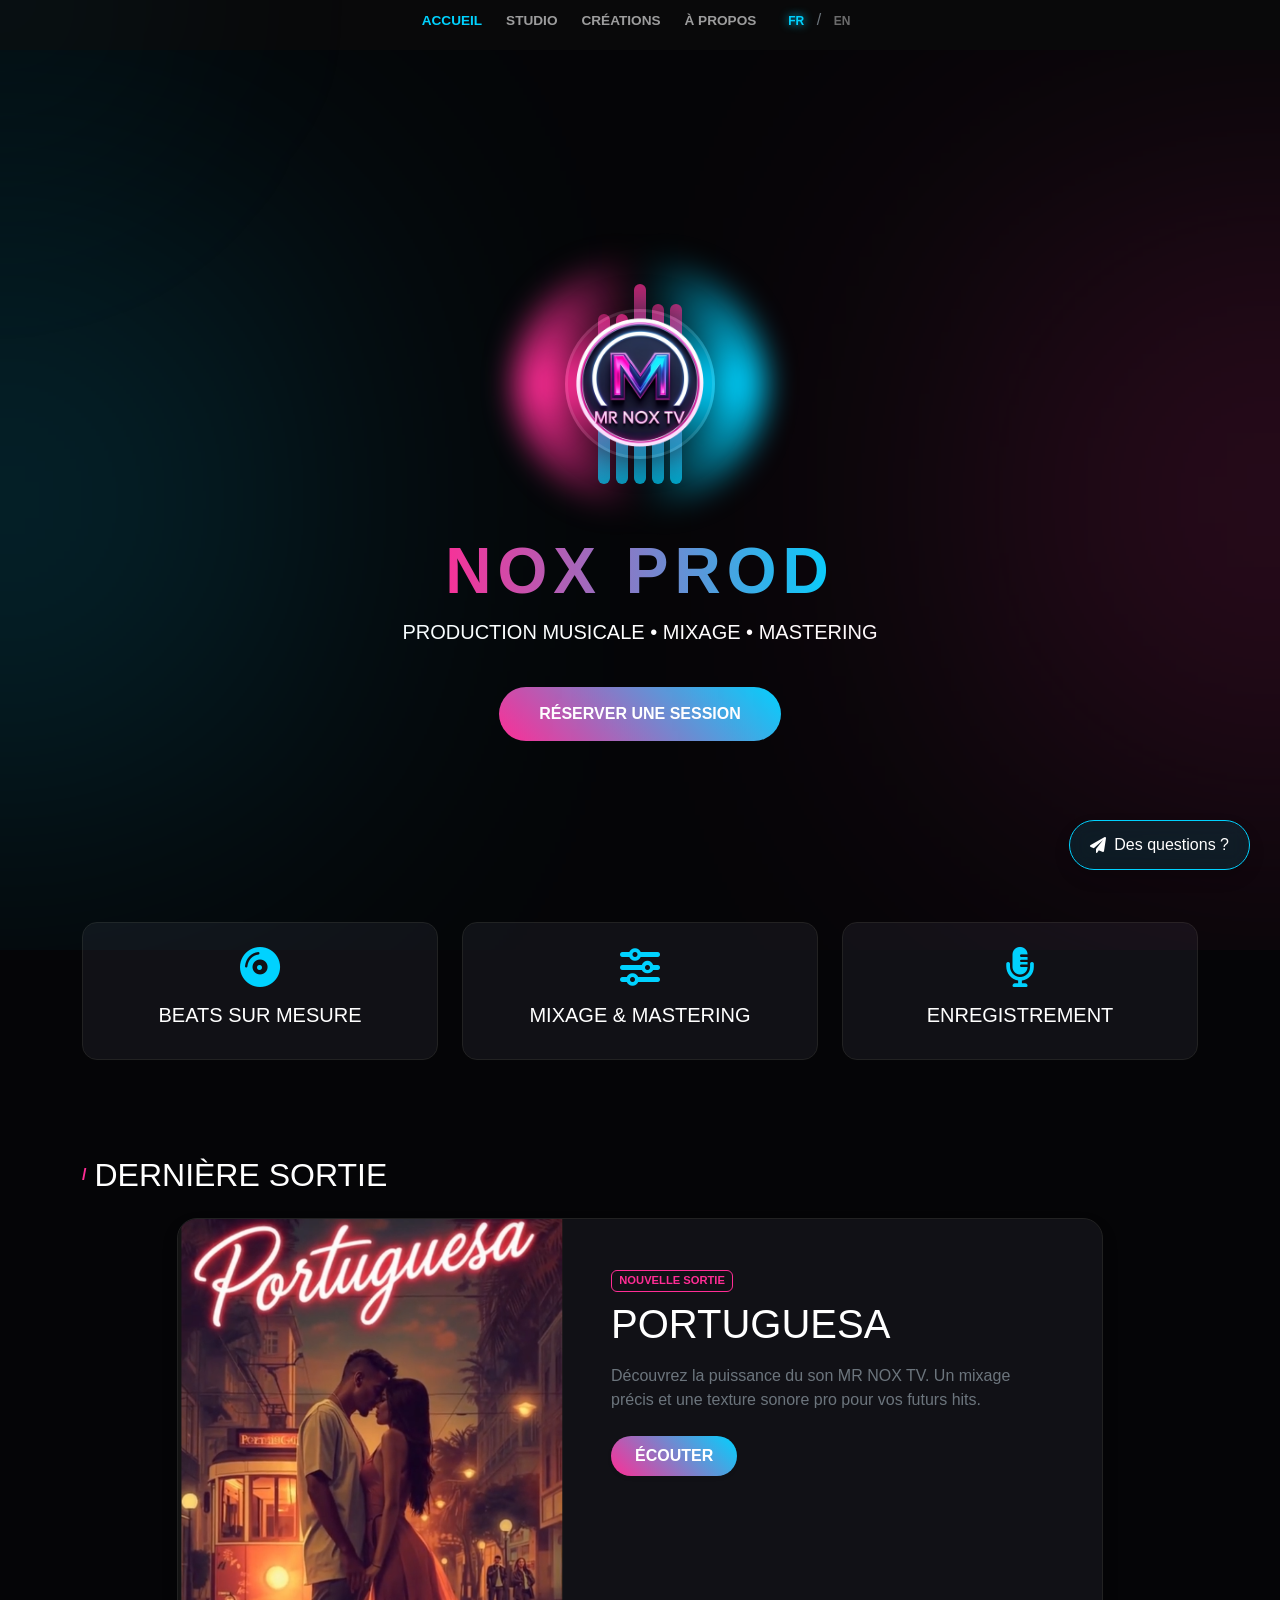
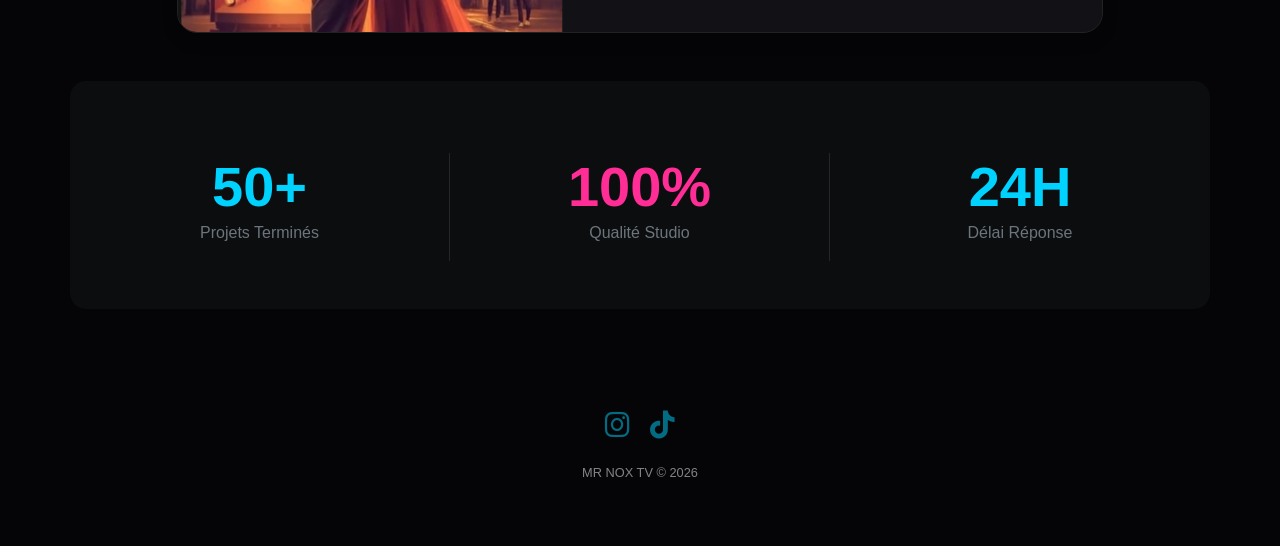
<file: accueil.html>
<!doctype html>
<html lang="fr">

<head>
    <meta charset="UTF-8" />
    <meta name="viewport" content="width=device-width, initial-scale=1.0" />
    <title>NOX PROD | Studio de Production</title>
    <link href="https://cdn.jsdelivr.net/npm/bootstrap@5.3.0/dist/css/bootstrap.min.css" rel="stylesheet">
    <link rel="stylesheet" href="./assets/style/style.css" />
    <link rel="stylesheet" href="https://cdnjs.cloudflare.com/ajax/libs/font-awesome/6.0.0/css/all.min.css" />
</head>

<body>
    <div id="cursor-glow"></div>

    <nav class="navbar navbar-expand-lg sticky-top">
        <div class="container justify-content-center border-secondary pb-2">
            <div id="navigation-bar" class="d-flex gap-4">
                <a class="nav-link active" data-en="HOME" data-redirection="accueil">ACCUEIL</a>
                <a class="nav-link" data-en="STUDIO" data-redirection="studio">STUDIO</a>
                <a class="nav-link" data-en="CREATIONS" data-redirection="creations">CRÉATIONS</a>
                <a class="nav-link" data-en="ABOUT" data-redirection="apropos">À PROPOS</a>
            </div>
            <div class="lang-switch ms-4">
                <button onclick="changeLang('fr')" id="btn-fr" class="btn btn-sm active text-white">FR</button>
                <span class="text-secondary">/</span>
                <button onclick="changeLang('en')" id="btn-en" class="btn btn-sm text-white">EN</button>
            </div>
        </div>
    </nav>

    <header class="hero d-flex flex-column justify-content-center align-items-center text-center">
        <div class="logo-wrapper mb-4">
            <div class="logo-glow"></div>

            <div class="equalizer">
                <span class="bar"></span>
                <span class="bar"></span>
                <span class="bar"></span>
                <span class="bar"></span>
                <span class="bar"></span>
            </div>

            <img src="./assets/img/logo.webp" alt="Logo" class="logo-main" />
        </div>

        <h1 class="display-3 fw-bold mb-2" data-en="NOX PROD">NOX PROD</h1>
        <p class="hero-subtitle lead" data-en="MUSIC PRODUCTION • MIXING • MASTERING">
            PRODUCTION MUSICALE • MIXAGE • MASTERING
        </p>

        <div class="mt-4">
            <a data-redirection="studio" class="btn-main cursor-pointer" data-en="Book a session">Réserver une
                session</a>
        </div>
    </header>

    <div class="container my-5">
        <div class="row g-4 text-center justify-content-center" style="margin-top: -100px;">
            <div class="col-md-4">
                <div class="order-box p-4 h-100">
                    <i class="fas fa-compact-disc mb-3"></i>
                    <h2 class="h5" data-en="CUSTOM BEATS">BEATS SUR MESURE</h2>
                </div>
            </div>
            <div class="col-md-4">
                <div class="order-box p-4 h-100">
                    <i class="fas fa-sliders-h mb-3"></i>
                    <h2 class="h5" data-en="MIXING & MASTERING">MIXAGE & MASTERING</h2>
                </div>
            </div>
            <div class="col-md-4">
                <div class="order-box p-4 h-100">
                    <i class="fas fa-microphone-alt mb-3"></i>
                    <h2 class="h5" data-en="RECORDING">ENREGISTREMENT</h2>
                </div>
            </div>
        </div>

        <div class="row mt-5 pt-5 align-items-center justify-content-center">
            <div class="col-12 mb-4 d-flex align-items-center">
                <span class="text-pink fw-bold me-2">/</span>

                <h2 class="section-title text-uppercase mb-0" data-en="LATEST RELEASE">
                    DERNIÈRE SORTIE
                </h2>
            </div>
            <div class="col-lg-10">
                <div class="about-section row g-0 overflow-hidden shadow">
                    <div class="col-md-5">
                        <img src="./assets/img/portu.webp" alt="Dernière sortie"
                            class="img-fluid h-100 object-fit-cover" />
                    </div>
                    <div class="col-md-7 p-4 p-lg-5">
                        <span class="badge mb-2 d-inline-block" data-en="New Release">Nouvelle sortie</span>
                        <h3 class="display-6 mb-3">PORTUGUESA</h3>
                        <p class="text-secondary mb-4"
                            data-en="Discover the power of MR NOX TV sound. Precise mixing and pro texture for your future hits.">
                            Découvrez la puissance du son MR NOX TV. Un mixage précis et une texture sonore pro pour vos
                            futurs hits.
                        </p>
                        <a data-redirection="creations" class="btn-main py-2 px-4 shadow-sm cursor-pointer"
                            data-en="LISTEN">ÉCOUTER</a>
                    </div>
                </div>
            </div>
        </div>

        <div class="row mt-5 g-4 py-5 rounded-4 bg-dark bg-opacity-25 text-center">
            <div class="col-md-4 border-end border-secondary border-opacity-25 stat-card">
                <div class="stat-number display-4 fw-bold">50+</div>
                <p class="text-secondary" data-en="Finished Projects">Projets Terminés</p>
            </div>
            <div class="col-md-4 border-end border-secondary border-opacity-25 stat-card">
                <div class="stat-number display-4 fw-bold text-pink">100%</div>
                <p class="text-secondary" data-en="Studio Quality">Qualité Studio</p>
            </div>
            <div class="col-md-4 stat-card">
                <div class="stat-number display-4 fw-bold">24H</div>
                <p class="text-secondary" data-en="Response Time">Délai Réponse</p>
            </div>
        </div>
    </div>

    <footer class="py-5 text-center opacity-50">
        <div class="social-links mb-3">
            <a href="https://instagram.com/mrnox_tv" target="_blank" class="mx-2 fs-3"><i
                    class="fab fa-instagram"></i></a>
            <a href="https://tiktok.com/@mrnox_tv" target="_blank" class="mx-2 fs-3"><i class="fab fa-tiktok"></i></a>
        </div>
        <p>MR NOX TV &copy; <span id="year"></span></p>
    </footer>

    <a href="mailto:contact@studio-mrnox.com"
        class="messenger-sticky d-flex align-items-center gap-2 text-decoration-none shadow" target="_blank">
        <i class="fa-solid fa-paper-plane"></i>
        <span data-en="Any questions?">Des questions ?</span>
    </a>

    <script src="https://cdn.jsdelivr.net/npm/bootstrap@5.3.0/dist/js/bootstrap.bundle.min.js"></script>
    <script src="./script/script.js"></script>
    <script src="./script/redirection.js"></script>
</body>

</html>
</file>
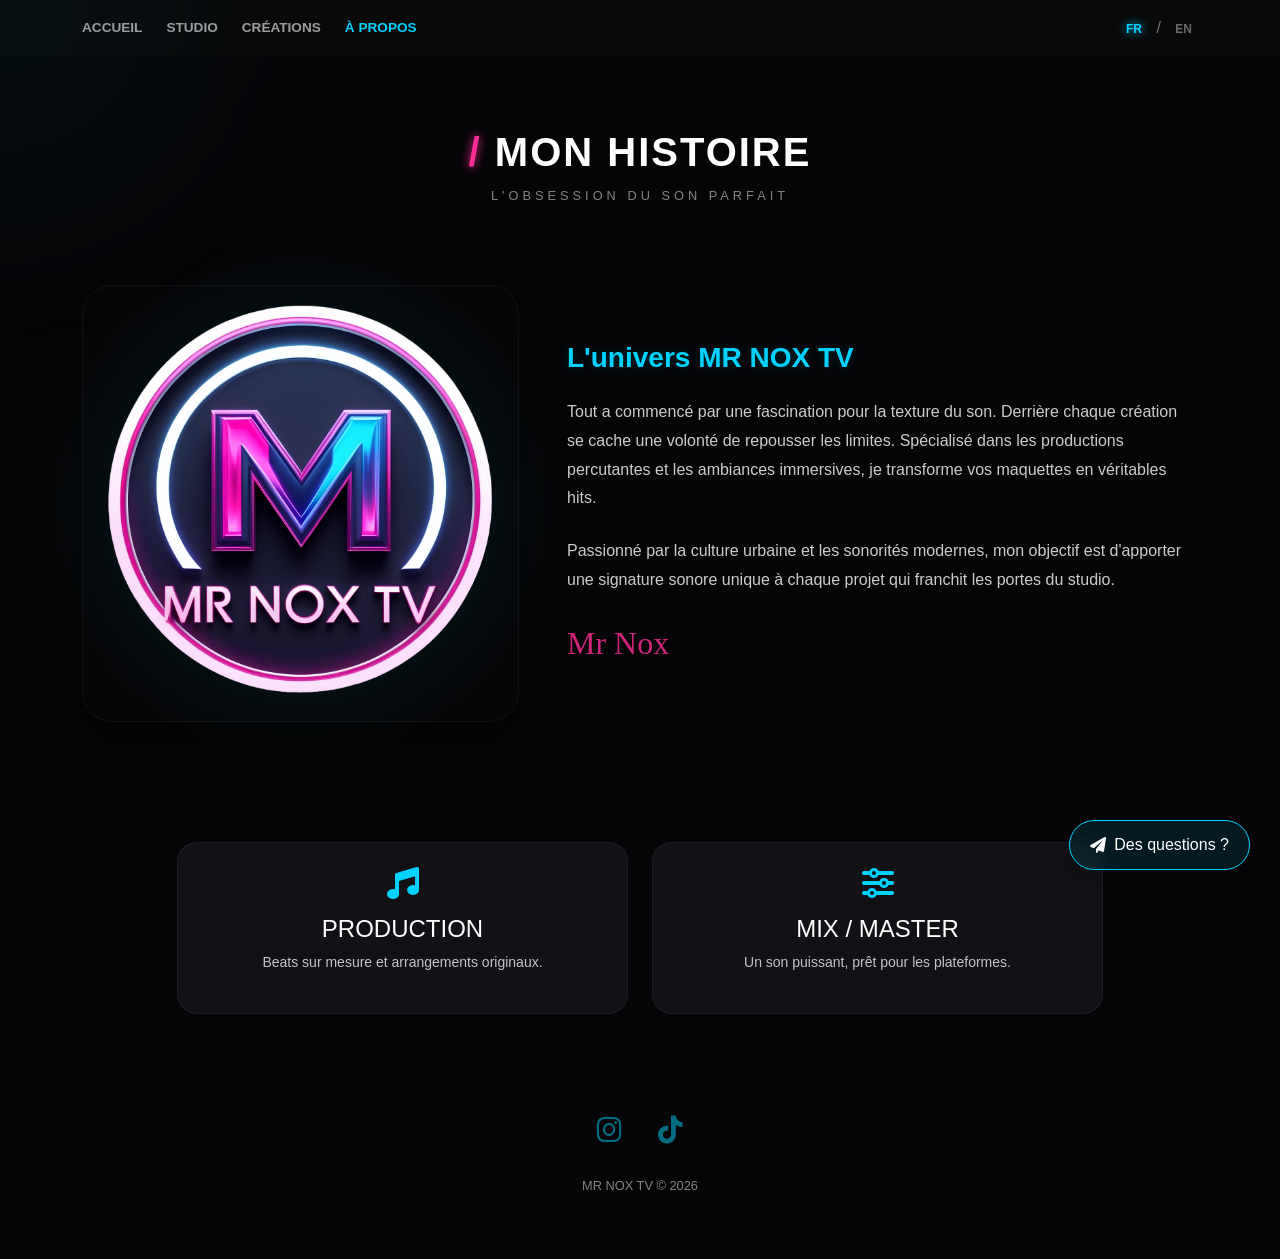
<file: pages/apropos.html>
<!doctype html>
<html lang="fr">

<head>
    <meta charset="UTF-8" />
    <meta name="viewport" content="width=device-width, initial-scale=1.0" />
    <title>À Propos | NOX PROD</title>
    <link href="https://cdn.jsdelivr.net/npm/bootstrap@5.3.0/dist/css/bootstrap.min.css" rel="stylesheet">
    <link rel="stylesheet" href="../assets/style/apropos.css" />
    <link rel="stylesheet" href="https://cdnjs.cloudflare.com/ajax/libs/font-awesome/6.0.0/css/all.min.css" />
</head>

<body>
    <div id="cursor-glow"></div>

    <nav class="py-3 sticky-top">
        <div class="container d-flex justify-content-between align-items-center">
            <div id="navigation-bar" class="d-flex gap-4">
                <a class="nav-link cursor-pointer" data-en="HOME" data-redirection="accueil">ACCUEIL</a>
                <a class="nav-link cursor-pointer" data-en="STUDIO" data-redirection="studio">STUDIO</a>
                <a class="nav-link cursor-pointer" data-en="CREATIONS" data-redirection="creations">CRÉATIONS</a>
                <a class="nav-link cursor-pointer active" data-en="ABOUT" data-redirection="apropos">À PROPOS</a>
            </div>

            <div class="lang-switch">
                <button onclick="changeLang('fr')" id="btn-fr" class="active">FR</button>
                <span class="text-secondary mx-1">/</span>
                <button onclick="changeLang('en')" id="btn-en">EN</button>
            </div>
        </div>
    </nav>


    <main class="container my-5 pt-4">
        <header class="text-center mb-5 pb-3">
            <h2 class="section-title text-uppercase">
                <span>/</span> <span data-en="MY STORY">MON HISTOIRE</span>
            </h2>
            <p class="subtitle" data-en="THE OBSESSION WITH PERFECT SOUND">
                L'OBSESSION DU SON PARFAIT
            </p>
        </header>

        <div class="row align-items-center g-5">
            <div class="col-lg-5 text-center">
                <div class="about-image-wrapper">
                    <div class="image-glow-bg"></div>
                    <img src="../assets/img/logo.webp" alt="Studio MR NOX" class="profile-img img-fluid" />
                </div>
            </div>

            <div class="col-lg-7">
                <div class="about-text-content">
                    <h3 class="mb-4 text-blue fw-bold" data-en="The MR NOX TV Universe">L'univers MR NOX TV</h3>
                    <p class="mb-4"
                        data-en="It all started with a fascination for the texture of sound. Behind every creation lies a desire to push the boundaries. Specialized in hard-hitting productions and immersive atmospheres, I transform your demos into real hits.">
                        Tout a commencé par une fascination pour la texture du son. Derrière chaque création se cache
                        une volonté de repousser les limites. Spécialisé dans les productions percutantes et les
                        ambiances immersives, je transforme vos maquettes en véritables hits.
                    </p>
                    <p class="mb-4"
                        data-en="Passionate about urban culture and modern sounds, my goal is to bring a unique sonic signature to every project that enters the studio.">
                        Passionné par la culture urbaine et les sonorités modernes, mon objectif est d'apporter une
                        signature sonore unique à chaque projet qui franchit les portes du studio.
                    </p>
                    <div class="signature cursor-pointer">Mr Nox</div>
                </div>
            </div>
        </div>

        <div class="row g-4 mt-5 pt-5 justify-content-center">
            <div class="col-md-5">
                <div class="order-box text-center p-4">
                    <i class="fas fa-music mb-3"></i>
                    <h4 data-en="PRODUCTION">PRODUCTION</h4>
                    <p class="small opacity-75" data-en="Custom beats and original arrangements.">Beats sur mesure et
                        arrangements originaux.</p>
                </div>
            </div>
            <div class="col-md-5">
                <div class="order-box text-center p-4">
                    <i class="fas fa-sliders-h mb-3"></i>
                    <h4 data-en="MIX / MASTER">MIX / MASTER</h4>
                    <p class="small opacity-75" data-en="Powerful sound, ready for platforms.">Un son puissant, prêt
                        pour les plateformes.</p>
                </div>
            </div>
        </div>
    </main>

    <footer class="py-5 mt-5 border-dark">
        <div class="container text-center">
            <div class="social-links mb-4">
                <a href="https://instagram.com/mrnox_tv" target="_blank" class="mx-3 fs-3"><i
                        class="fab fa-instagram"></i></a>
                <a href="https://tiktok.com/@mrnox_tv" target="_blank" class="mx-3 fs-3"><i
                        class="fab fa-tiktok"></i></a>
            </div>
            <p>MR NOX TV &copy; <span id="year"></span></p>
        </div>
    </footer>

    <a href="mailto:contact@studio-mrnox.com"
        class="messenger-sticky d-flex align-items-center gap-2 text-decoration-none shadow" target="_blank">
        <i class="fa-solid fa-paper-plane"></i>
        <span data-en="Any questions?">Des questions ?</span>
    </a>

    <script src="https://cdn.jsdelivr.net/npm/bootstrap@5.3.0/dist/js/bootstrap.bundle.min.js"></script>
    <script src="../script/script.js"></script>
    <script src="../script/redirection.js"></script>
</body>

</html>
</file>
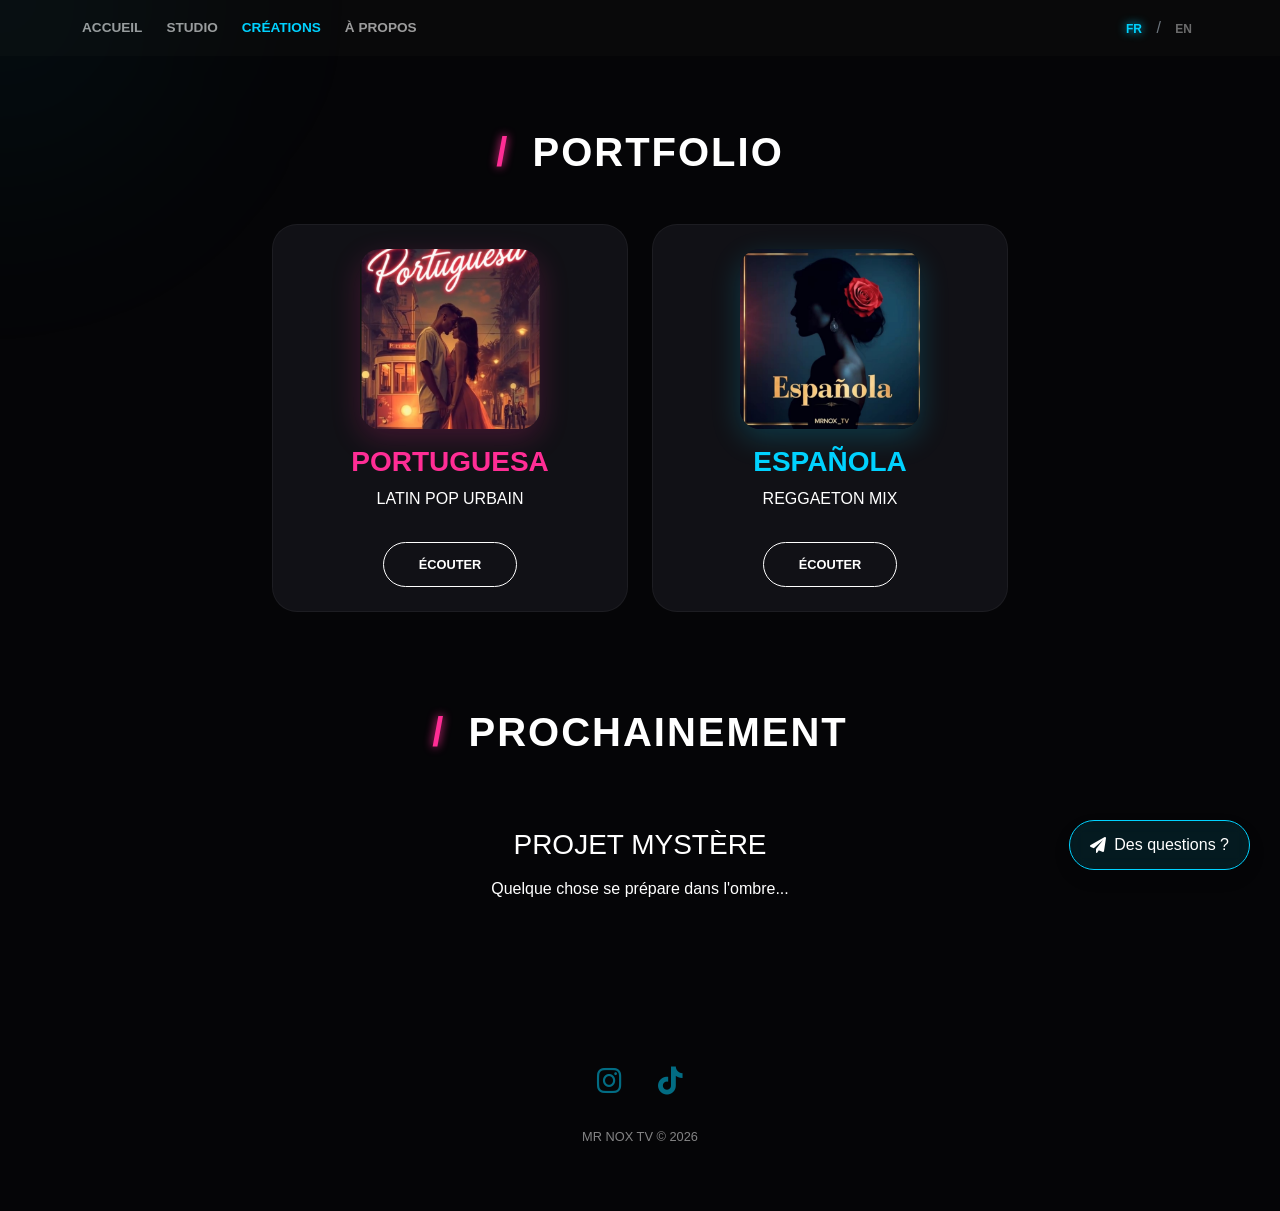
<file: pages/creations.html>
<!doctype html>
<html lang="fr">

<head>
    <meta charset="UTF-8" />
    <meta name="viewport" content="width=device-width, initial-scale=1.0" />
    <title>Créations | NOX PROD - Portfolio Musical</title>
    <meta name="description"
        content="Découvrez les productions musicales, mixages et masterings réalisés par MR NOX TV." />

    <link href="https://cdn.jsdelivr.net/npm/bootstrap@5.3.0/dist/css/bootstrap.min.css" rel="stylesheet">
    <link rel="stylesheet" href="../assets/style/creations.css" />
    <link rel="stylesheet" href="https://cdnjs.cloudflare.com/ajax/libs/font-awesome/6.0.0/css/all.min.css" />
</head>

<body>
    <div id="cursor-glow"></div>

    <nav class="py-3 sticky-top">
        <div class="container d-flex justify-content-between align-items-center">
            <div id="navigation-bar" class="d-flex gap-4">
                <a class="nav-link cursor-pointer" data-en="HOME" data-redirection="accueil">ACCUEIL</a>
                <a class="nav-link cursor-pointer" data-en="STUDIO" data-redirection="studio">STUDIO</a>
                <a class="nav-link cursor-pointer active" data-en="CREATIONS" data-redirection="creations">CRÉATIONS</a>
                <a class="nav-link cursor-pointer" data-en="ABOUT" data-redirection="apropos">À PROPOS</a>
            </div>

            <div class="lang-switch">
                <button onclick="changeLang('fr')" id="btn-fr" class="active">FR</button>
                <span class="text-secondary mx-1">/</span>
                <button onclick="changeLang('en')" id="btn-en">EN</button>
            </div>
        </div>
    </nav>


    <div class="container my-5 pt-4">
        <h1 class="d-none">Portfolio des Productions Musicales - MR NOX TV</h1>

        <h2 class="section-title text-center mb-5 fw-black text-uppercase">
            <span>/</span> <span data-en="PORTFOLIO">PORTFOLIO</span>
        </h2>

        <div class="row g-4 justify-content-center">
            <div class="col-md-6 col-lg-4">
                <div class="portfolio-card text-center p-4 h-100">
                    <div class="cover-wrapper mb-3">
                        <img src="../assets/img/portu.webp" alt="Cover Portuguesa" class="img-fluid cover-art pink-glow"
                            loading="lazy" />
                    </div>
                    <h3 class="title-pink">PORTUGUESA</h3>
                    <p class="genre-text" data-en="URBAN LATIN POP">LATIN POP URBAIN</p>
                    <a href="https://www.tiktok.com/@mrnox_tv/video/7575538794598993175" target="_blank"
                        class="btn-listen" data-en="LISTEN">ÉCOUTER</a>
                </div>
            </div>

            <div class="col-md-6 col-lg-4">
                <div class="portfolio-card text-center p-4 h-100">
                    <div class="cover-wrapper mb-3">
                        <img src="../assets/img/Espagnola.webp" alt="Cover Española"
                            class="img-fluid cover-art blue-glow" loading="lazy" />
                    </div>
                    <h3 class="title-blue">ESPAÑOLA</h3>
                    <p class="genre-text" data-en="REGGAETON MIX">REGGAETON MIX</p>
                    <a href="https://www.tiktok.com/@mrnox_tv/video/7547272446160686358" target="_blank"
                        class="btn-listen" data-en="LISTEN">ÉCOUTER</a>
                </div>
            </div>
        </div>

        <section class="coming-soon-section mt-5 pt-5">
            <h2 class="section-title text-center mb-4 fw-black text-uppercase">
                <span>/</span> <span data-en="COMING SOON">PROCHAINEMENT</span>
            </h2>
            <div class="mystery-box p-5 text-center">
                <h3 class="suspense-text" data-en="MYSTERY PROJECT">PROJET MYSTÈRE</h3>
                <p class="mystery-desc mt-3" data-en="Something is brewing in the shadows...">
                    Quelque chose se prépare dans l'ombre...
                </p>
            </div>
        </section>
    </div>

    <footer class="py-5 mt-5 border-dark">
        <div class="container text-center">
            <div class="social-links mb-4">
                <a href="https://instagram.com/mrnox_tv" target="_blank" class="mx-3 fs-3"><i
                        class="fab fa-instagram"></i></a>
                <a href="https://tiktok.com/@mrnox_tv" target="_blank" class="mx-3 fs-3"><i
                        class="fab fa-tiktok"></i></a>
            </div>
            <p>MR NOX TV &copy; <span id="year"></span></p>
        </div>
    </footer>

    <a href="mailto:contact@studio-mrnox.com"
        class="messenger-sticky d-flex align-items-center gap-2 text-decoration-none shadow" target="_blank">
        <i class="fa-solid fa-paper-plane"></i>
        <span data-en="Any questions?">Des questions ?</span>
    </a>

    <script src="https://cdn.jsdelivr.net/npm/bootstrap@5.3.0/dist/js/bootstrap.bundle.min.js"></script>
    <script src="../script/script.js"></script>
    <script src="../script/redirection.js"></script>
</body>

</html>
</file>
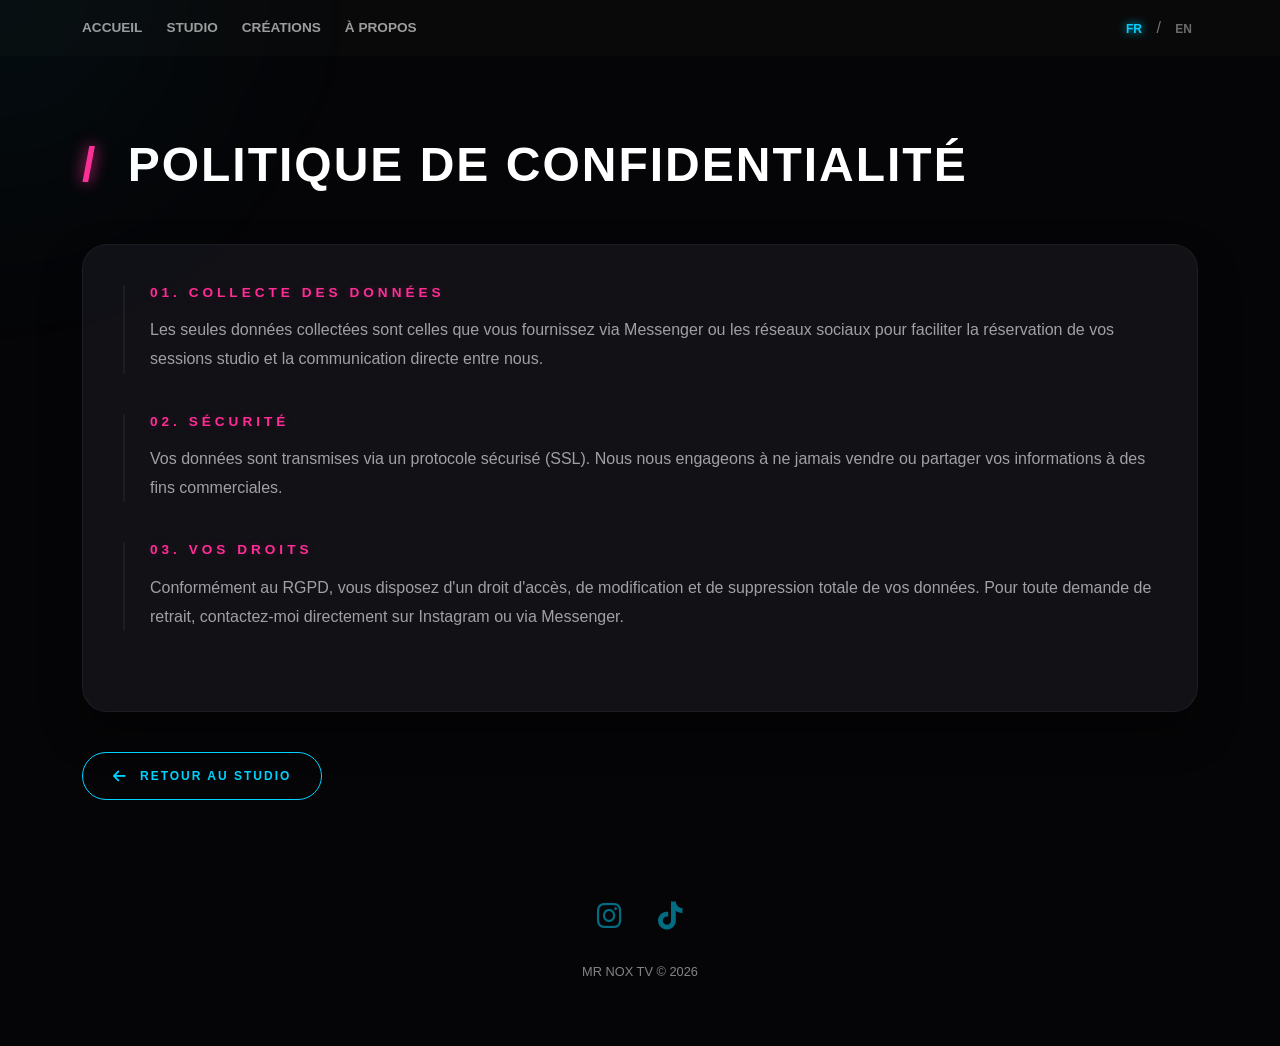
<file: pages/legal.html>
<!doctype html>
<html lang="fr">

<head>
    <meta charset="UTF-8" />
    <meta name="viewport" content="width=device-width, initial-scale=1.0" />
    <title>Confidentialité | NOX PROD</title>

    <link href="https://cdn.jsdelivr.net/npm/bootstrap@5.3.0/dist/css/bootstrap.min.css" rel="stylesheet">
    <link rel="stylesheet" href="../assets/style/legal.css" />
    <link rel="stylesheet" href="https://cdnjs.cloudflare.com/ajax/libs/font-awesome/6.0.0/css/all.min.css" />
</head>

<body>
    <div id="cursor-glow"></div>

    <nav class="py-3 sticky-top">
        <div class="container d-flex justify-content-between align-items-center">
            <div id="navigation-bar" class="d-flex gap-4">
                <a class="nav-link cursor-pointer" data-en="HOME" data-redirection="accueil">ACCUEIL</a>
                <a class="nav-link cursor-pointer" data-en="STUDIO" data-redirection="studio">STUDIO</a>
                <a class="nav-link cursor-pointer" data-en="CREATIONS" data-redirection="creations">CRÉATIONS</a>
                <a class="nav-link cursor-pointer" data-en="ABOUT" data-redirection="apropos">À PROPOS</a>
            </div>

            <div class="lang-switch">
                <button onclick="changeLang('fr')" id="btn-fr" class="active">FR</button>
                <span class="text-secondary mx-1">/</span>
                <button onclick="changeLang('en')" id="btn-en">EN</button>
            </div>
        </div>
    </nav>


    <main class="container legal-container">
        <h1 class="legal-title">
            <span>/</span> <span data-en="PRIVACY POLICY">POLITIQUE DE CONFIDENTIALITÉ</span>
        </h1>

        <div class="legal-content">
            <section class="legal-section">
                <h3 data-en="01. DATA COLLECTION">01. COLLECTE DES DONNÉES</h3>
                <p
                    data-en="The only data we collect is that which you provide via Messenger or social media to facilitate booking your studio sessions and our direct communication.">
                    Les seules données collectées sont celles que vous fournissez via Messenger ou les réseaux sociaux
                    pour faciliter la réservation de vos sessions studio et la communication directe entre nous.
                </p>
            </section>

            <section class="legal-section">
                <h3 data-en="02. SECURITY">02. SÉCURITÉ</h3>
                <p
                    data-en="Your data is transmitted via a secure protocol (SSL). We commit to never selling or sharing your information for commercial purposes.">
                    Vos données sont transmises via un protocole sécurisé (SSL). Nous nous engageons à ne jamais vendre
                    ou partager vos informations à des fins commerciales.
                </p>
            </section>

            <section class="legal-section">
                <h3 data-en="03. YOUR RIGHTS">03. VOS DROITS</h3>
                <p
                    data-en="In accordance with GDPR, you have the right to access, modify, and completely delete your data. For any withdrawal request, contact me directly on Instagram or via Messenger.">
                    Conformément au RGPD, vous disposez d'un droit d'accès, de modification et de suppression totale de
                    vos données. Pour toute demande de retrait, contactez-moi directement sur Instagram ou via
                    Messenger.
                </p>
            </section>
        </div>

        <a class="btn-retour cursor-pointer" data-redirection="studio" data-en="BACK TO STUDIO">
            <i class="fas fa-arrow-left"></i> RETOUR AU STUDIO
        </a>
    </main>

    <footer class="py-5 mt-5 border-dark">
        <div class="container text-center">
            <div class="social-links mb-4">
                <a href="https://instagram.com/mrnox_tv" target="_blank" class="mx-3 fs-3"><i
                        class="fab fa-instagram"></i></a>
                <a href="https://tiktok.com/@mrnox_tv" target="_blank" class="mx-3 fs-3"><i
                        class="fab fa-tiktok"></i></a>
            </div>
            <p>MR NOX TV &copy; <span id="year"></span></p>
        </div>
    </footer>

    <script src="https://cdn.jsdelivr.net/npm/bootstrap@5.3.0/dist/js/bootstrap.bundle.min.js"></script>
    <script src="../script/script.js"></script>
    <script src="../script/redirection.js"></script>
</body>

</html>
</file>
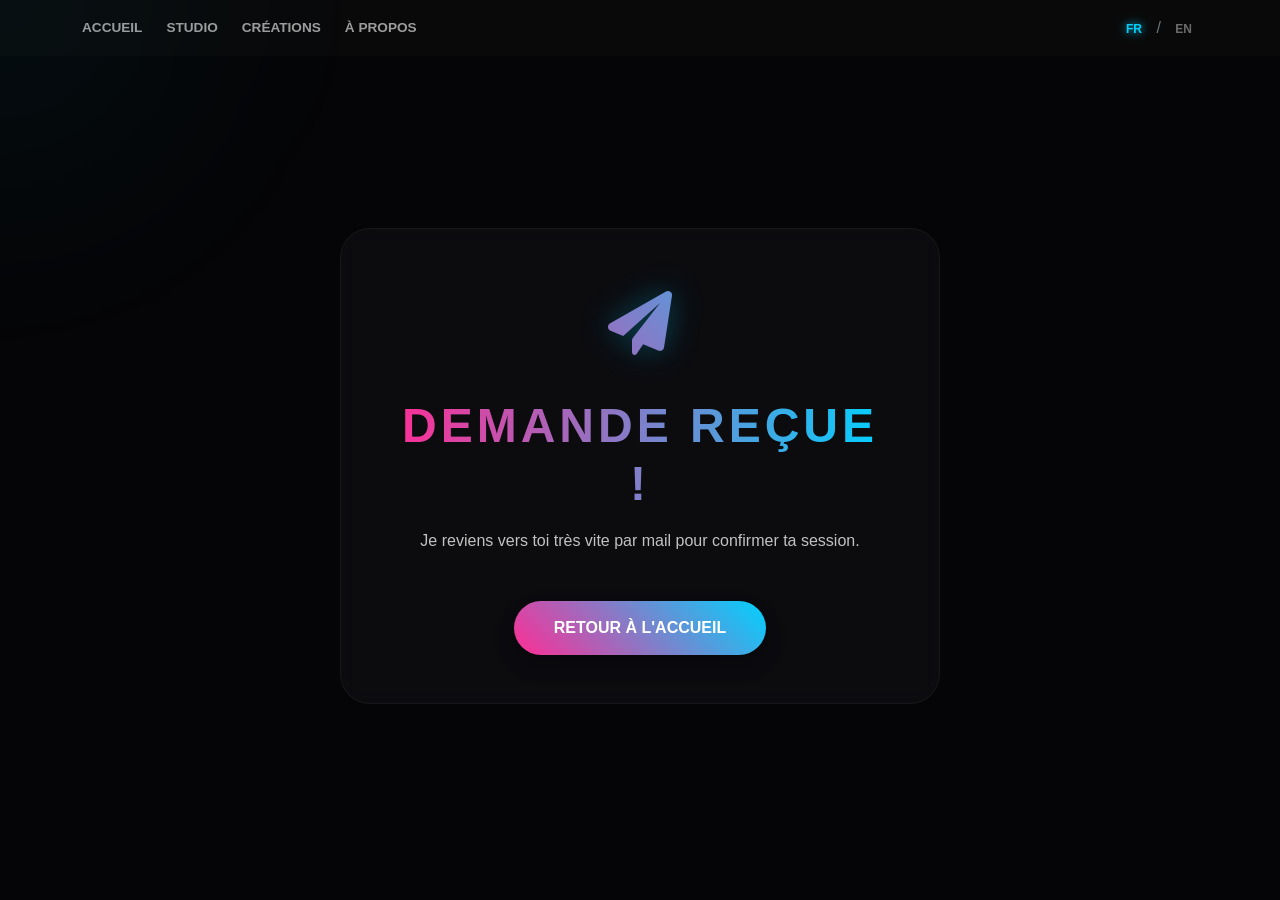
<file: pages/merci.html>
<!doctype html>
<html lang="fr">

<head>
    <meta charset="UTF-8" />
    <meta name="viewport" content="width=device-width, initial-scale=1.0" />
    <title>Merci ! | NOX PROD</title>
    <link href="https://cdn.jsdelivr.net/npm/bootstrap@5.3.0/dist/css/bootstrap.min.css" rel="stylesheet">
    <link rel="stylesheet" href="../assets/style/merci.css" />
    <link rel="stylesheet" href="https://cdnjs.cloudflare.com/ajax/libs/font-awesome/6.0.0/css/all.min.css" />
</head>

<body>
    <div id="cursor-glow"></div>

    <nav class="py-3 sticky-top">
        <div class="container d-flex justify-content-between align-items-center">
            <div id="navigation-bar" class="d-flex gap-4">
                <a class="nav-link cursor-pointer" data-en="HOME" data-redirection="accueil">ACCUEIL</a>
                <a class="nav-link cursor-pointer" data-en="STUDIO" data-redirection="studio">STUDIO</a>
                <a class="nav-link cursor-pointer" data-en="CREATIONS" data-redirection="creations">CRÉATIONS</a>
                <a class="nav-link cursor-pointer" data-en="ABOUT" data-redirection="apropos">À PROPOS</a>
            </div>

            <div class="lang-switch">
                <button onclick="changeLang('fr')" id="btn-fr" class="active">FR</button>
                <span class="text-secondary mx-1">/</span>
                <button onclick="changeLang('en')" id="btn-en">EN</button>
            </div>
        </div>
    </nav>


    <main class="hero d-flex align-items-center justify-content-center text-center">
        <div class="container">
            <div class="thank-you-box p-5">
                <div class="icon-success mb-4">
                    <i class="fas fa-paper-plane"></i>
                </div>
                <h1 class="demande-reçu mb-3" data-en="REQUEST RECEIVED !">
                    DEMANDE REÇUE !
                </h1>
                <p class="mb-5 opacity-75"
                    data-en="I will get back to you very quickly by email to confirm your session.">
                    Je reviens vers toi très vite par mail pour confirmer ta session.
                </p>
                <div class="retour-accueil">
                    <a class="btn-main cursor-pointer" data-redirection="accueil" data-en="BACK TO HOME">RETOUR À
                        L'ACCUEIL</a>
                </div>
            </div>
        </div>
    </main>

    <script src="https://cdn.jsdelivr.net/npm/bootstrap@5.3.0/dist/js/bootstrap.bundle.min.js"></script>
    <script src="../script/script.js"></script>
    <script src="../script/redirection.js"></script>
</body>

</html>
</file>
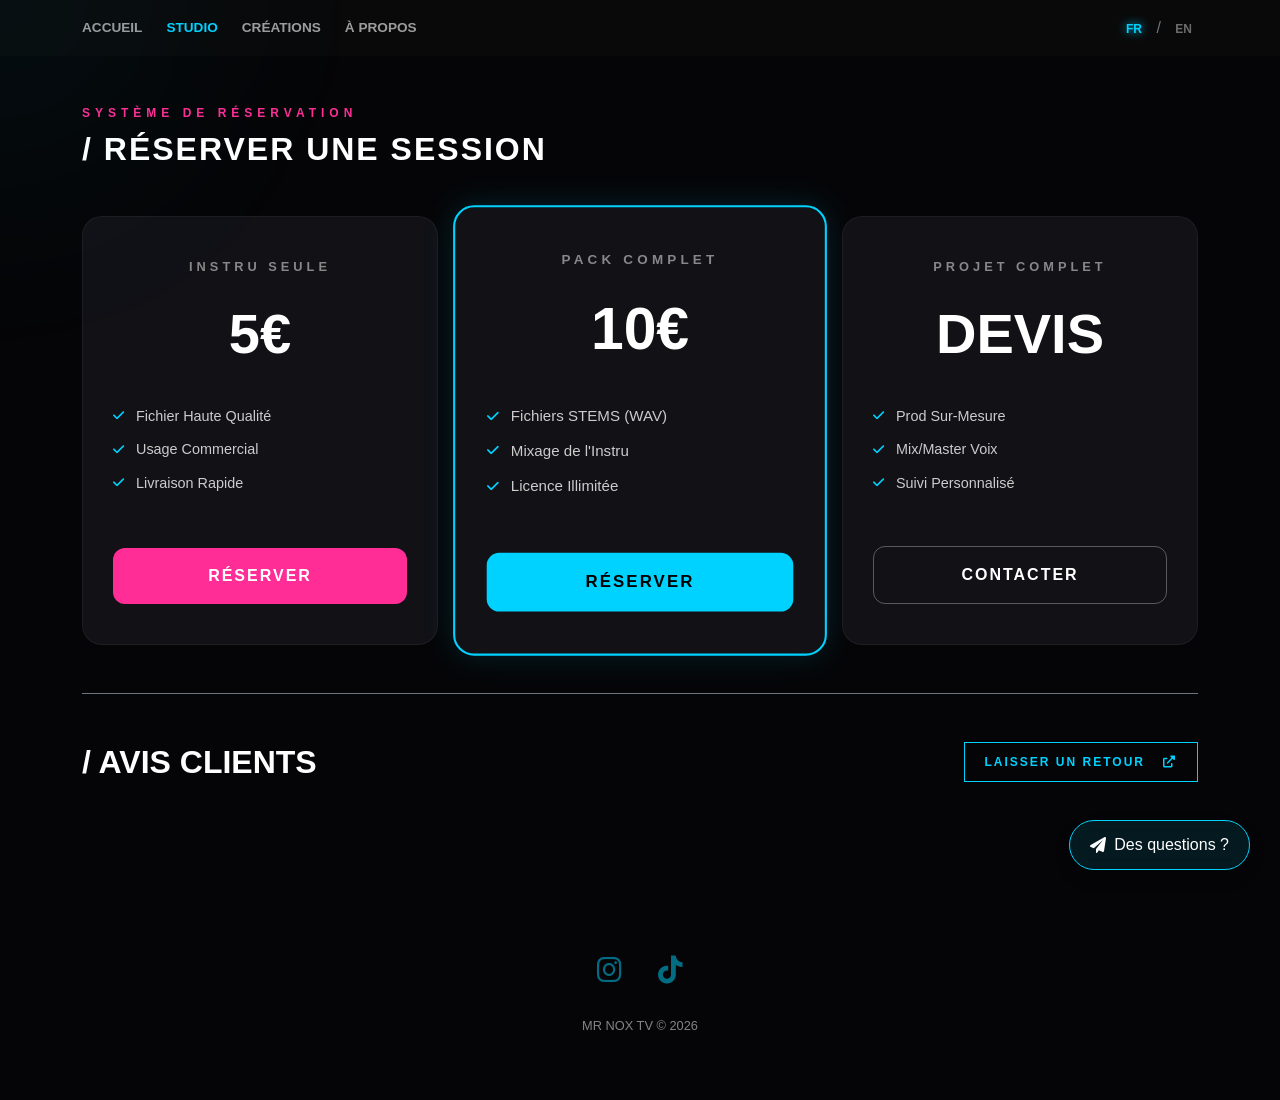
<file: pages/studio.html>
<!doctype html>
<html lang="fr">

<head>
    <meta charset="UTF-8" />
    <meta name="viewport" content="width=device-width, initial-scale=1.0" />
    <title>Commander | NOX PROD</title>
    <link href="https://cdn.jsdelivr.net/npm/bootstrap@5.3.0/dist/css/bootstrap.min.css" rel="stylesheet">
    <link rel="stylesheet" href="../assets/style/studio.css" />
    <link rel="stylesheet" href="https://cdnjs.cloudflare.com/ajax/libs/font-awesome/6.0.0/css/all.min.css" />
</head>

<body>
    <div id="cursor-glow"></div>

    <nav class="py-3 sticky-top">
        <div class="container d-flex justify-content-between align-items-center">
            <div id="navigation-bar" class="d-flex gap-4">
                <a class="nav-link cursor-pointer" data-en="HOME" data-redirection="accueil">ACCUEIL</a>
                <a class="nav-link cursor-pointer active" data-en="STUDIO" data-redirection="studio">STUDIO</a>
                <a class="nav-link cursor-pointer" data-en="CREATIONS" data-redirection="creations">CRÉATIONS</a>
                <a class="nav-link cursor-pointer" data-en="ABOUT" data-redirection="apropos">À PROPOS</a>
            </div>

            <div class="lang-switch">
                <button onclick="changeLang('fr')" id="btn-fr" class="active">FR</button>
                <span class="text-secondary mx-1">/</span>
                <button onclick="changeLang('en')" id="btn-en">EN</button>
            </div>
        </div>
    </nav>

    <div class="container py-5">
        <section id="commander">
            <div class="section-header mb-5">
                <span class="subtitle d-block mb-2" data-en="BOOKING SYSTEM">SYSTÈME DE RÉSERVATION</span>
                <h2 class="fw-black text-uppercase">
                    <span>/</span> <span data-en="BOOK A SESSION">RÉSERVER UNE SESSION</span>
                </h2>
            </div>

            <div class="row g-4 justify-content-center">

                <div class="col-12 col-md-6 col-lg-4">
                    <div class="pricing-card pink-glow d-flex flex-column h-100">
                        <div class="card-header bg-transparent border-0 p-0">
                            <span class="service-name" data-en="STARTER">INSTRU SEULE</span>
                            <div class="price">5€</div>
                        </div>
                        <ul class="features flex-grow-1">
                            <li data-en="HQ Audio File"><i class="fas fa-check"></i> Fichier Haute Qualité</li>
                            <li data-en="Commercial Use"><i class="fas fa-check"></i> Usage Commercial</li>
                            <li data-en="Instant Delivery"><i class="fas fa-check"></i> Livraison Rapide</li>
                        </ul>
                        <a href="mailto:contact@studio-mrnox.com?subject=Réservation - Instru Seule" target="_blank" class="btn-order pink"
                            data-en="BOOK NOW">RÉSERVER</a>
                    </div>
                </div>

                <div class="col-12 col-md-6 col-lg-4">
                    <div class="pricing-card blue-glow highlight d-flex flex-column h-100">
                        <div class="card-header bg-transparent border-0 p-0">
                            <span class="service-name" data-en="PREMIUM">PACK COMPLET</span>
                            <div class="price">10€</div>
                        </div>
                        <ul class="features flex-grow-1">
                            <li data-en="STEMS Files (WAV)"><i class="fas fa-check"></i> Fichiers STEMS (WAV)</li>
                            <li data-en="Mixing Included"><i class="fas fa-check"></i> Mixage de l'Instru</li>
                            <li data-en="Full License"><i class="fas fa-check"></i> Licence Illimitée</li>
                        </ul>
                        <a href="mailto:contact@studio-mrnox.com?subject=Réservation - Pack Complet" target="_blank" class="btn-order blue"
                            data-en="BOOK NOW">RÉSERVER</a>
                    </div>
                </div>

                <div class="col-12 col-md-6 col-lg-4">
                    <div class="pricing-card pink-glow d-flex flex-column h-100">
                        <div class="card-header bg-transparent border-0 p-0">
                            <span class="service-name" data-en="EXCLUSIVE">PROJET COMPLET</span>
                            <div class="price">DEVIS</div>
                        </div>
                        <ul class="features flex-grow-1">
                            <li data-en="Custom Composition"><i class="fas fa-check"></i> Prod Sur-Mesure</li>
                            <li data-en="Vocals Mix & Master"><i class="fas fa-check"></i> Mix/Master Voix</li>
                            <li data-en="Full Support"><i class="fas fa-check"></i> Suivi Personnalisé</li>
                        </ul>
                        <a href="mailto:contact@studio-mrnox.com?subject=Demande de Devis - Projet Complet" target="_blank" class="btn-order purple"
                            data-en="CONTACT ME">CONTACTER</a>
                    </div>
                </div>

            </div>

            <div
                class="reviews-header mt-5 pt-5 d-flex justify-content-between align-items-center flex-wrap gap-3 border-top border-secondary">
                <h2 class="m-0 text-uppercase fw-bold">
                    <span>/</span> <span data-en="CUSTOMER REVIEWS">AVIS CLIENTS</span>
                </h2>
                <a href="https://senja.io/p/google-o5K/r/KpUwd9" target="_blank" class="btn-redirection-avis">
                    <span data-en="LEAVE A REVIEW">LAISSER UN RETOUR</span>
                    <i class="fas fa-external-link-alt ms-2"></i>
                </a>
            </div>

            <div class="mt-4">
                <script src="https://widget.senja.io/widget/5cc37e42-3367-4065-a6f0-03d722b05cd9/platform.js"
                    type="text/javascript" async></script>
                <div class="senja-embed" data-id="5cc37e42-3367-4065-a6f0-03d722b05cd9" data-mode="shadow"
                    data-lazyload="false"></div>
            </div>
        </section>
    </div>

    <footer class="py-5 mt-5 border-dark">
        <div class="container text-center">
            <div class="social-links mb-4">
                <a href="https://instagram.com/mrnox_tv" target="_blank" class="mx-3 fs-3"><i
                        class="fab fa-instagram"></i></a>
                <a href="https://tiktok.com/@mrnox_tv" target="_blank" class="mx-3 fs-3"><i
                        class="fab fa-tiktok"></i></a>
            </div>
            <p>MR NOX TV &copy; <span id="year"></span></p>
        </div>
    </footer>

    <a href="mailto:contact@studio-mrnox.com"
        class="messenger-sticky d-flex align-items-center gap-2 text-decoration-none shadow" target="_blank">
        <i class="fa-solid fa-paper-plane"></i>
        <span data-en="Any questions?">Des questions ?</span>
    </a>

    <script src="https://cdn.jsdelivr.net/npm/bootstrap@5.3.0/dist/js/bootstrap.bundle.min.js"></script>
    <script src="../script/script.js"></script>
    <script src="../script/redirection.js"></script>
</body>

</html>
</file>
<file: assets/style/style.css>
@import url(./css-default/default.css);
@import url(./css-default/footer.css);
@import url(./css-default/header.css);
@import url(./css-default/media.css);


.hero {
    height: 100vh;
    position: relative;
    overflow: hidden;
    z-index: 1;
}

.hero::before,
.hero::after {
    content: "";
    position: absolute;
    width: 600px;
    height: 600px;
    filter: blur(150px);
    top: 50%;
    transform: translateY(-50%);
    opacity: 0.15;
    z-index: 0;
}

.hero::before {
    background: var(--blue);
    left: -300px;
}

.hero::after {
    background: var(--pink);
    right: -300px;
}

.logo-wrapper {
    position: relative;
    width: 250px;
    height: 250px;
    display: flex;
    justify-content: center;
    align-items: center;
    z-index: 2;
}

.logo-glow {
    position: absolute;
    width: 100%;
    height: 100%;
    border-radius: 50%;
    background: conic-gradient(from 0deg, transparent 0%, var(--blue) 25%, transparent 50%, var(--pink) 75%, transparent 100%);
    animation: rotateGlow 4s linear infinite;
    filter: blur(15px);
}

@keyframes rotateGlow {
    from {
        transform: rotate(0deg);
    }

    to {
        transform: rotate(360deg);
    }
}

.equalizer {
    position: absolute;
    display: flex;
    align-items: flex-end;
    justify-content: center;
    gap: 6px;
    height: 200px;
    /* Taille augmentée */
    width: 100%;
    z-index: 1;
    opacity: 0.7;
}

.bar {
    width: 12px;
    background: linear-gradient(to top, var(--blue), var(--pink));
    border-radius: 20px;
    animation: bounce 0.6s ease-in-out infinite alternate;
}

.bar:nth-child(1) {
    height: 85%;
    animation-delay: 0.1s;
}

.bar:nth-child(2) {
    height: 85%;
    animation-delay: 0.3s;
}

.bar:nth-child(3) {
    height: 100%;
    animation-delay: 0.2s;
}

.bar:nth-child(4) {
    height: 90%;
    animation-delay: 0.4s;
}

.bar:nth-child(5) {
    height: 90%;
    animation-delay: 0.2s;
}

@keyframes bounce {
    0% {
        transform: scaleY(0.3);
    }

    100% {
        transform: scaleY(1.1);
    }
}

.logo-main {
    width: 150px;
    height: 150px;
    border-radius: 50%;
    position: relative;
    z-index: 3;
    border: 3px solid rgba(255, 255, 255, 0.1);
    object-fit: cover;
    box-shadow: 0 0 30px rgba(0, 0, 0, 0.5);
}

h1 {
    letter-spacing: 6px;
    background: linear-gradient(to right, var(--pink), var(--blue));
    -webkit-background-clip: text;
    background-clip: text;
    -webkit-text-fill-color: transparent;
    text-transform: uppercase;
}

.btn-main {
    padding: 15px 40px;
    background: linear-gradient(45deg, var(--pink), var(--blue));
    color: white !important;
    text-decoration: none;
    font-weight: bold;
    border-radius: 50px;
    transition: 0.3s;
    text-transform: uppercase;
    display: inline-block;
    border: none;
}

.btn-main:hover {
    transform: scale(1.05);
    box-shadow: 0 0 20px rgba(0, 210, 255, 0.4);
}

.order-box {
    background: var(--card);
    border: 1px solid #222;
    border-radius: 15px;
    transition: 0.3s;
}

.order-box i {
    font-size: 2.5rem;
    color: var(--blue);
}

.order-box:hover {
    border-color: var(--blue);
    transform: translateY(-5px);
}

.about-section {
    background: var(--card);
    border: 1px solid #222;
    border-radius: 20px;
    overflow: hidden;
}

.badge {
    color: var(--pink) !important;
    border: 1px solid var(--pink);
    background: transparent;
    text-transform: uppercase;
    font-size: 0.7rem;
}

.stat-number {
    color: var(--blue);
}

.touch-ripple {
    position: absolute;
    width: 20px;
    height: 20px;
    background: rgba(0, 210, 255, 0.4);
    border-radius: 50%;
    transform: translate(-50%, -50%);
    animation: ripple-animation 0.6s ease-out forwards;
    pointer-events: none;
    z-index: 9999;
}

@keyframes ripple-animation {
    from {
        transform: translate(-50%, -50%) scale(1);
        opacity: 1;
    }

    to {
        transform: translate(-50%, -50%) scale(10);
        opacity: 0;
    }
}

input[type="date"],
select,
select option {
    color-scheme: dark;
    background-color: #000000 !important;
    color: white !important;
}


.section-title span {
    color: var(--pink);
    text-shadow: 0 0 10px var(--pink);
}
</file>
<file: assets/style/apropos.css>
@import url(./css-default/default.css);
@import url(./css-default/footer.css);
@import url(./css-default/header.css);
@import url(./css-default/media.css);

.section-title {
    font-weight: 900;
    font-size: 2.5rem;
    letter-spacing: 2px;
}

.section-title span:first-child {
    color: var(--pink);
    text-shadow: 0 0 10px var(--pink);
}

.subtitle {
    opacity: 0.5;
    letter-spacing: 4px;
    font-size: 0.8rem;
    margin-top: 10px;
}

.about-image-wrapper {
    position: relative;
    display: inline-block;
}

.image-glow-bg {
    position: absolute;
    top: 50%;
    left: 50%;
    transform: translate(-50%, -50%);
    width: 120%;
    height: 120%;
    background: radial-gradient(circle, rgba(0, 210, 255, 0.15) 0%, transparent 70%);
    z-index: -1;
}

.profile-img {
    border-radius: 30px;
    box-shadow: 0 20px 50px rgba(0, 0, 0, 0.5);
    border: 1px solid rgba(255, 255, 255, 0.05);
    transition: 0.5s;
}

.profile-img:hover {
    transform: scale(1.02);
    border-color: var(--blue);
}

.about-text-content p {
    line-height: 1.8;
    color: #ccc;
}

.signature {
    font-family: 'Brush Script MT', cursive;
    font-size: 2rem;
    color: var(--pink);
    margin-top: 20px;
    opacity: 0.8;
    transition-duration: 0.5s;
}

.order-box {
    background: var(--card);
    border: 1px solid rgba(255, 255, 255, 0.05);
    border-radius: 20px;
    transition: 0.3s;
}

.order-box:hover {
    border-color: var(--pink);
    transform: translateY(-5px);
}

.order-box i {
    font-size: 2rem;
    color: var(--blue);
}

.signature:hover {
    color: white;
    text-shadow: 0 0 15px var(--pink);
    transform: skewX(-5deg) scale(1.05);
    transition-duration: 0.5s;
}
</file>
<file: assets/style/creations.css>
@import url(./css-default/default.css);
@import url(./css-default/footer.css);
@import url(./css-default/header.css);
@import url(./css-default/media.css);

::-webkit-scrollbar {
    width: 8px;
}

::-webkit-scrollbar-track {
    background: var(--bg);
}

::-webkit-scrollbar-thumb {
    background: #222;
    border-radius: 10px;
}

::-webkit-scrollbar-thumb:hover {
    background: var(--pink);
}

.section-title {
    font-weight: 900;
    letter-spacing: 2px;
    font-size: 2.5rem;
}

.section-title span:first-child {
    color: var(--pink);
    text-shadow: 0 0 10px var(--pink);
    margin-right: 10px;
}

/* --- PORTFOLIO CARDS --- */
.portfolio-card {
    background: var(--card);
    border: 1px solid rgba(255, 255, 255, 0.05);
    border-radius: 25px;
    transition: 0.4s cubic-bezier(0.175, 0.885, 0.32, 1.275);
}

.portfolio-card:hover {
    transform: translateY(-10px);
    border-color: var(--blue);
    box-shadow: 0 15px 40px rgba(0, 0, 0, 0.6);
}

.cover-art {
    width: 180px;
    height: 180px;
    border-radius: 20px;
    object-fit: cover;
    transition: 0.4s;
}

.pink-glow {
    box-shadow: 0 10px 30px rgba(255, 45, 149, 0.2);
}

.blue-glow {
    box-shadow: 0 10px 30px rgba(0, 210, 255, 0.2);
}

.title-pink {
    color: var(--pink);
    font-weight: 800;
}

.title-blue {
    color: var(--blue);
    font-weight: 800;
}

.btn-listen {
    display: inline-block;
    margin-top: 15px;
    padding: 12px 35px;
    background: transparent;
    border: 1px solid white;
    color: white !important;
    text-decoration: none;
    border-radius: 50px;
    font-size: 0.8rem;
    font-weight: bold;
    transition: 0.3s;
}

.btn-listen:hover {
    background: white;
    color: black !important;
}
</file>
<file: assets/style/legal.css>
@import url(./css-default/default.css);
@import url(./css-default/footer.css);
@import url(./css-default/header.css);
@import url(./css-default/media.css);


.legal-container {
    padding-top: 80px;
    position: relative;
    z-index: 2;
}

h1.legal-title {
    font-weight: 900;
    letter-spacing: 2px;
    font-size: clamp(1.8rem, 8vw, 3rem);
    margin-bottom: 50px;
}

h1.legal-title span:first-child {
    color: var(--pink);
    text-shadow: 0 0 15px var(--pink);
    margin-right: 15px;
}

.legal-content {
    background: var(--card);
    border: 1px solid rgba(255, 255, 255, 0.05);
    border-radius: 25px;
    padding: 40px;
    box-shadow: 0 20px 40px rgba(0, 0, 0, 0.4);
}

.legal-section {
    margin-bottom: 40px;
    border-left: 2px solid rgba(255, 255, 255, 0.05);
    padding-left: 25px;
    transition: 0.3s;
}

.legal-section:hover {
    border-left: 2px solid var(--blue);
}

.legal-section h3 {
    color: var(--pink);
    font-size: 0.85rem;
    letter-spacing: 4px;
    text-transform: uppercase;
    font-weight: 800;
    margin-bottom: 15px;
    text-shadow: 0 0 10px rgba(255, 45, 149, 0.2);
}

.legal-section p {
    color: #a0a0a5;
    font-size: 1rem;
    line-height: 1.8;
    margin: 0;
}

.btn-retour {
    display: inline-flex;
    align-items: center;
    gap: 12px;
    margin-top: 40px;
    background: transparent;
    border: 1px solid var(--blue);
    color: var(--blue) !important;
    padding: 14px 30px;
    border-radius: 50px;
    font-weight: bold;
    text-transform: uppercase;
    letter-spacing: 2px;
    font-size: 0.75rem;
    transition: all 0.4s cubic-bezier(0.175, 0.885, 0.32, 1.275);
    text-decoration: none !important;
}

.btn-retour:hover {
    background: var(--blue) !important;
    color: #000 !important;
    box-shadow: 0 0 30px rgba(0, 210, 255, 0.4);
    transform: translateX(-8px);
}

.btn-retour i {
    font-size: 0.9rem;
}

@media (max-width: 768px) {
    .legal-content {
        padding: 25px;
        background: transparent;
        border: none;
    }

    .legal-section {
        padding-left: 15px;
    }
}
</file>
<file: assets/style/merci.css>
@import url(./css-default/default.css);
@import url(./css-default/footer.css);
@import url(./css-default/header.css);
@import url(./css-default/media.css);


/* --- HERO & BOX --- */
.hero {
    height: calc(100vh - 80px);
    position: relative;
}

.thank-you-box {
    background: rgba(17, 17, 22, 0.6);
    border: 1px solid rgba(255, 255, 255, 0.05);
    border-radius: 30px;
    backdrop-filter: blur(10px);
    max-width: 600px;
    margin: 0 auto;
    animation: fadeInUp 0.8s ease-out;
}

.icon-success {
    font-size: 4rem;
    background: linear-gradient(45deg, var(--pink), var(--blue));
    -webkit-background-clip: text;
    background-clip: text;
    -webkit-text-fill-color: transparent;
    filter: drop-shadow(0 0 15px rgba(0, 210, 255, 0.3));
}

h1.demande-reçu {
    font-size: 3rem;
    font-weight: 900;
    letter-spacing: 4px;
    background: linear-gradient(to right, var(--pink), var(--blue));
    -webkit-background-clip: text;
    background-clip: text;
    -webkit-text-fill-color: transparent;
}

.btn-main {
    padding: 15px 40px;
    background: linear-gradient(45deg, var(--pink), var(--blue));
    color: white !important;
    text-decoration: none !important;
    font-weight: bold;
    border-radius: 50px;
    transition: 0.3s;
    text-transform: uppercase;
    display: inline-block;
    border: none;
    box-shadow: 0 10px 20px rgba(0, 0, 0, 0.3);
}

.btn-main:hover {
    transform: scale(1.05) translateY(-3px);
    box-shadow: 0 0 25px rgba(0, 210, 255, 0.5);
}


@keyframes fadeInUp {
    from {
        opacity: 0;
        transform: translateY(30px);
    }

    to {
        opacity: 1;
        transform: translateY(0);
    }
}

/* Responsive */
@media (max-width: 768px) {
    h1.demande-reçu {
        font-size: 2rem;
    }

    .thank-you-box {
        padding: 30px 20px !important;
        margin: 0 15px;
    }
}
</file>
<file: assets/style/studio.css>
@import url(./css-default/default.css);
@import url(./css-default/footer.css);
@import url(./css-default/header.css);
@import url(./css-default/media.css);


/* Les Cartes */
.pricing-card {
    background: var(--card) !important;
    border: 1px solid rgba(255, 255, 255, 0.05) !important;
    border-radius: 20px;
    padding: 40px 30px;
    text-align: center;
    transition: all 0.4s cubic-bezier(0.175, 0.885, 0.32, 1.275);
    position: relative;
    z-index: 1;
}

.pricing-card.highlight {
    border: 2px solid var(--blue) !important;
    transform: scale(1.05);
    box-shadow: 0 0 30px rgba(0, 210, 255, 0.15);
}

/* Effets de lueur au survol */
.pink-glow:hover { 
    box-shadow: 0 0 40px rgba(255, 45, 149, 0.2); 
    border-color: var(--pink) !important;
    transform: translateY(-10px);
}

.blue-glow:hover { 
    box-shadow: 0 0 40px rgba(0, 210, 255, 0.2); 
    border-color: var(--blue) !important;
    transform: translateY(-10px);
}

.service-name {
    display: block;
    font-size: 0.8rem;
    letter-spacing: 4px;
    color: #888;
    margin-bottom: 15px;
    text-transform: uppercase;
    font-weight: bold;
}

.price {
    font-size: 3.5rem;
    font-weight: 900;
    color: white;
    margin: 15px 0 30px 0;
}

/* Liste à puces */
.features {
    list-style: none;
    padding: 0;
    margin-bottom: 40px;
    text-align: left;
}

.features li {
    margin-bottom: 12px;
    font-size: 0.9rem;
    color: #ccc;
    display: flex;
    align-items: center;
    gap: 12px;
}

.features li i {
    color: var(--blue);
    font-size: 0.8rem;
}


.btn-order {
    display: block;
    width: 100%;
    padding: 16px;
    border-radius: 12px;
    text-decoration: none !important;
    font-weight: 800;
    letter-spacing: 2px;
    transition: 0.3s;
    text-transform: uppercase;
    border: none;
}

.btn-order.pink {
    background: var(--pink);
    color: white !important;
}

.btn-order.blue {
    background: var(--blue);
    color: black !important;
}

.btn-order.purple {
    background: transparent !important;
    border: 1px solid rgba(255, 255, 255, 0.3) !important;
    color: white !important;
}

.btn-order.purple:hover {
    background: white !important;
    color: black !important;
    border-color: white !important;
    box-shadow: 0 0 20px rgba(255, 255, 255, 0.4);
}

.btn-redirection-avis {
    padding: 10px 20px;
    border: 1px solid var(--blue);
    color: var(--blue) !important;
    text-decoration: none;
    font-size: 0.75rem;
    font-weight: bold;
    letter-spacing: 2px;
    transition: 0.3s ease;
    text-transform: uppercase;
    display: inline-flex;
    align-items: center;
    gap: 10px;
}

.btn-redirection-avis:hover {
    background: var(--blue);
    color: #000 !important;
    box-shadow: 0 0 20px rgba(0, 210, 255, 0.5);
    transform: translateY(-2px);
}
</file>
